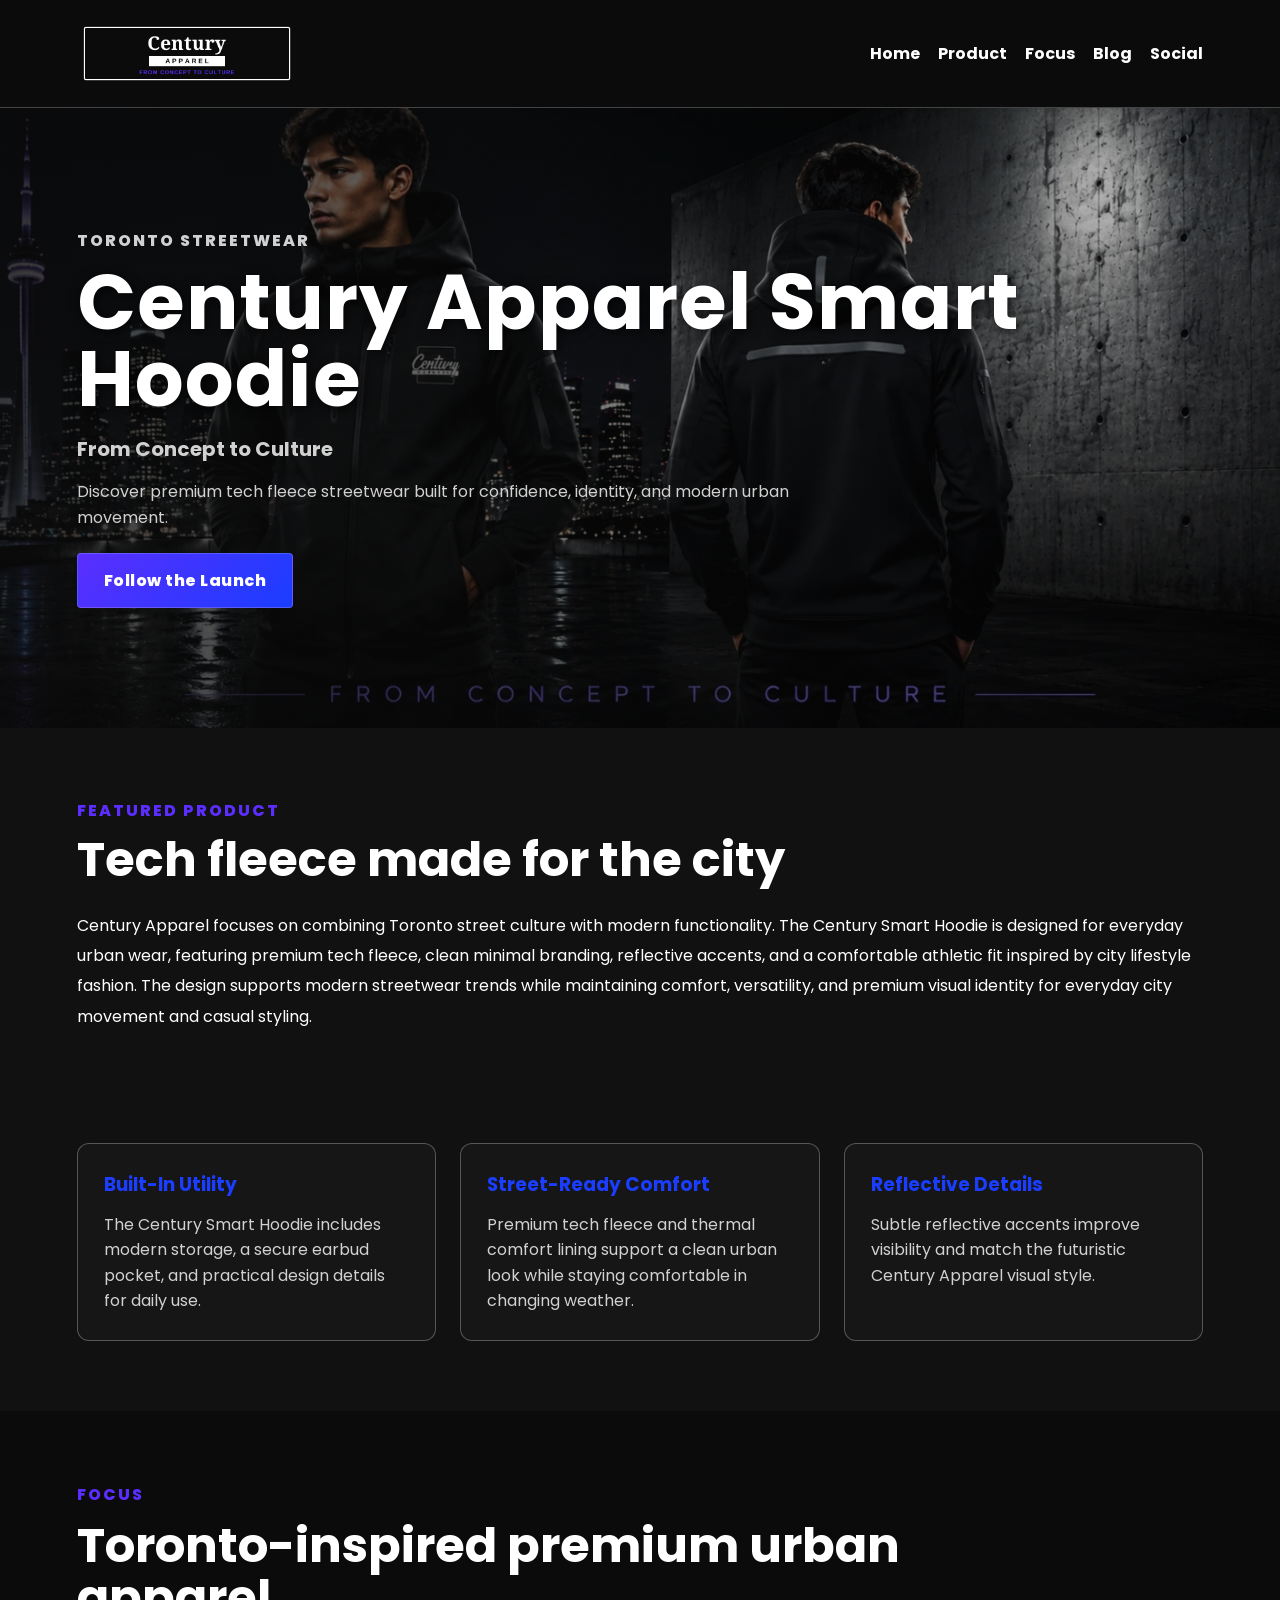
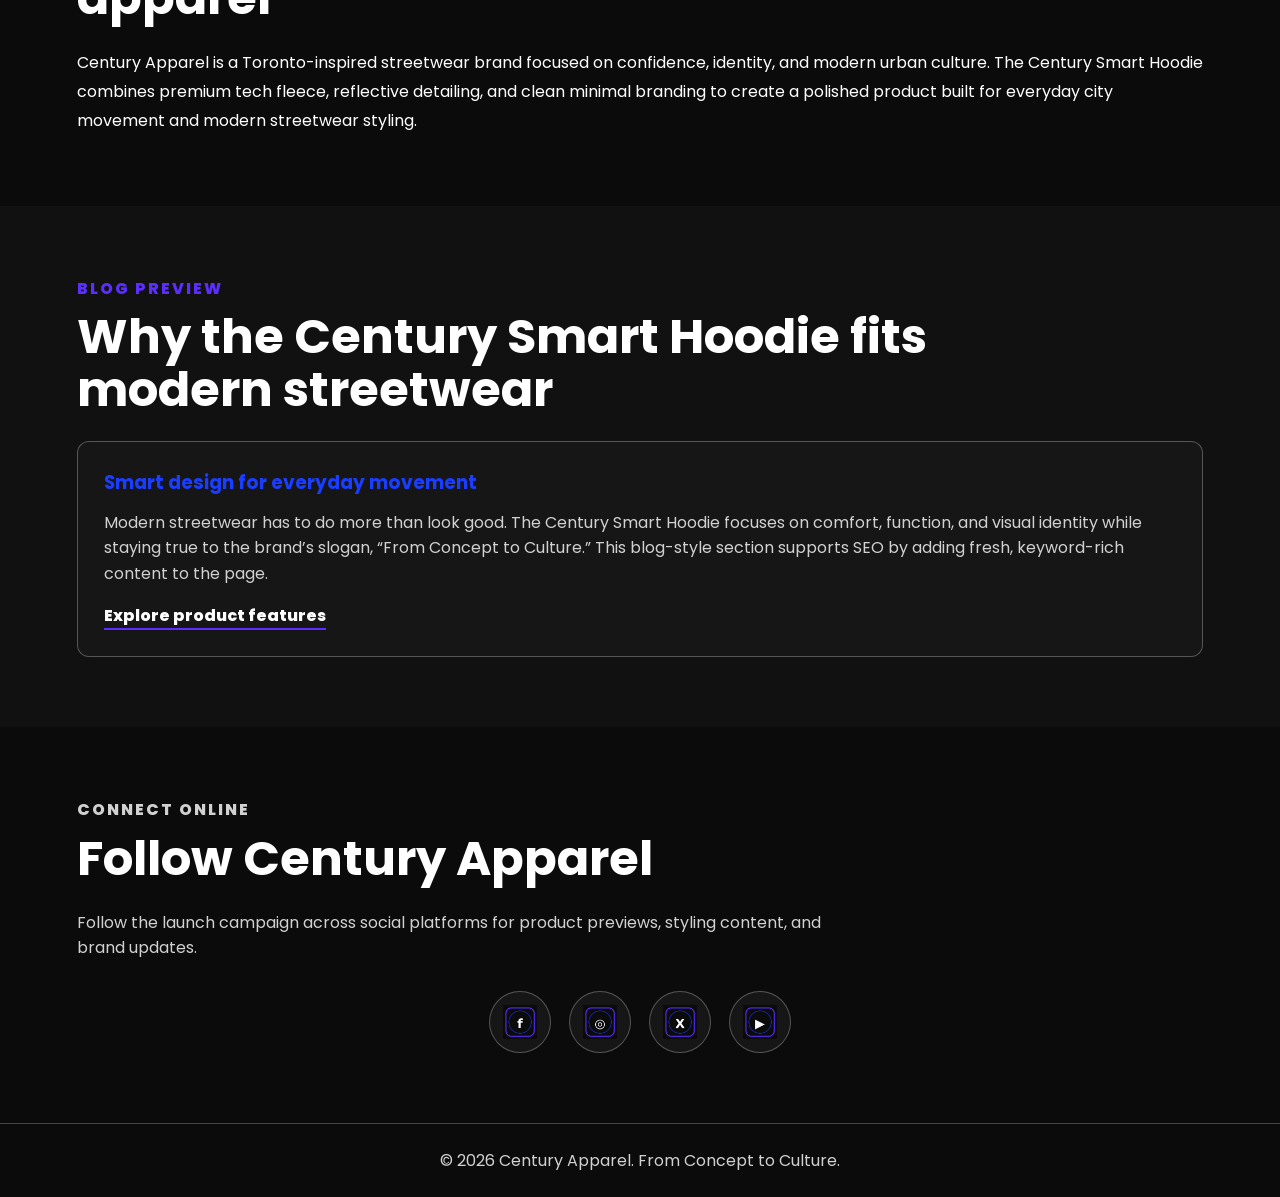
<file: index.html>
<!DOCTYPE html>
<html lang="en">
<head>

  <link href="[data-uri]" rel="icon" type="image/x-icon">
  <meta charset="UTF-8">
  <meta name="viewport" content="width=device-width, initial-scale=1.0">

  <title>Century Apparel | Toronto Smart Hoodie and Urban Streetwear</title>
 <meta name="description" content="Century Apparel creates Toronto-inspired urban streetwear featuring the Century Smart Hoodie with tech fleece, reflective details, and modern comfort.">
  <meta name="keywords" content="Century Apparel, Toronto streetwear, smart hoodie, tech fleece hoodie, urban apparel, premium streetwear, From Concept to Culture">
  <meta name="author" content="Century Apparel">
  <meta name="robots" content="index, follow">

  <meta property="og:title" content="Century Apparel | From Concept to Culture">
  <meta property="og:description" content="Discover the Century Smart Hoodie, a premium tech fleece streetwear piece inspired by Toronto culture.">
  <meta property="og:type" content="website">
  <meta property="og:image" content="images/century-smart-hoodie-hero.webp">

  <meta name="twitter:card" content="summary_large_image">
  <meta name="twitter:title" content="Century Apparel Smart Hoodie">
  <meta name="twitter:description" content="Tech fleece. Street ready. Future built. From Concept to Culture.">
  <meta name="twitter:image" content="images/century-smart-hoodie-hero.webp">

  <link rel="preconnect" href="https://fonts.googleapis.com">
  <link rel="preconnect" href="https://fonts.gstatic.com" crossorigin>
  <link href="https://fonts.googleapis.com/css2?family=Poppins:wght@400;600;700;800&display=swap" rel="stylesheet">
  <link rel="stylesheet" href="style.css">
</head>
<body>
  <a class="skip-link" href="#main-content">Skip to main content</a>

  <header class="site-header">
    <a href="#home" aria-label="Century Apparel home">
      <img class="logo" src="images/century-apparel-logo.png" alt="Century Apparel official logo">
    </a>

    <nav class="site-nav" aria-label="Main navigation">
  <ul>
    <li><a href="#home">Home</a></li>
    <li><a href="#product">Product</a></li>
    <li><a href="#focus">Focus</a></li>
    <li><a href="#blog">Blog</a></li>
    <li><a href="#social">Social</a></li>
  </ul>
</nav>
  </header>

  <main id="main-content">
    <section class="hero" id="home" aria-label="Century Apparel Smart Hoodie hero section">
      <div class="hero-content">
        <p class="eyebrow">Toronto Streetwear</p>
        <h1>Century Apparel Smart Hoodie</h1>
        <p class="tagline">From Concept to Culture</p>
        <p>
          Discover premium tech fleece streetwear built for confidence, identity,
          and modern urban movement.
        </p>
        <a class="button" href="#social">Follow the Launch</a>
      </div>
    </section>

    <section class="product" id="product" aria-labelledby="product-heading">
      <div class="section-wrap">
        <div class="section-heading">
          <p class="eyebrow">Featured Product</p>
          <h2 id="product-heading">Tech fleece made for the city</h2>
        </div>
<p>
Century Apparel focuses on combining Toronto street culture with modern functionality. 
The Century Smart Hoodie is designed for everyday urban wear, featuring premium tech fleece, 
clean minimal branding, reflective accents, and a comfortable athletic fit inspired by city lifestyle fashion. 
The design supports modern streetwear trends while maintaining comfort, versatility, and premium visual identity for everyday city movement and casual styling.
</p>
       <p>&nbsp;</p> 
        <div class="product-grid">
          <article class="card">
            <h3>Built-In Utility</h3>
            <p>The Century Smart Hoodie includes modern storage, a secure earbud pocket, and practical design details for daily use.</p>
          </article>

          <article class="card">
            <h3>Street-Ready Comfort</h3>
            <p>Premium tech fleece and thermal comfort lining support a clean urban look while staying comfortable in changing weather.</p>
          </article>

          <article class="card">
            <h3>Reflective Details</h3>
            <p>Subtle reflective accents improve visibility and match the futuristic Century Apparel visual style.</p>
          </article>
        </div>
      </div>
    </section>

    <section class="focus-copy" id="focus" aria-labelledby="focus-heading">
  <div class="section-wrap">
    <div class="section-heading">
      <p class="eyebrow">Focus</p>
      <h2 id="focus-heading">Toronto-inspired premium urban apparel</h2>
    </div>

    <p>
      Century Apparel is a Toronto-inspired streetwear brand focused on confidence,
      identity, and modern urban culture. The Century Smart Hoodie combines premium
      tech fleece, reflective detailing, and clean minimal branding to create a
      polished product built for everyday city movement and modern streetwear styling.
    </p>
  </div>
</section>

    <section class="blog" id="blog" aria-labelledby="blog-heading">
      <div class="section-wrap">
        <div class="section-heading">
          <p class="eyebrow">Blog Preview</p>
          <h2 id="blog-heading">Why the Century Smart Hoodie fits modern streetwear</h2>
        </div>
        <article class="blog-card">
          <h3>Smart design for everyday movement</h3>
          <p>
            Modern streetwear has to do more than look good. The Century Smart Hoodie focuses on comfort,
            function, and visual identity while staying true to the brand’s slogan, “From Concept to Culture.”
            This blog-style section supports SEO by adding fresh, keyword-rich content to the page.
          </p>
          <a class="text-link" href="#product">Explore product features</a>
        </article>
      </div>
    </section>

    <section class="social-section" id="social" aria-labelledby="social-heading">
      <div class="section-wrap">
        <div class="section-heading">
          <p class="eyebrow">Connect Online</p>
          <h2 id="social-heading">Follow Century Apparel</h2>
        </div>
        <p>
          Follow the launch campaign across social platforms for product previews, styling content,
          and brand updates.
        </p>

        <nav class="social-icons" aria-label="Century Apparel social media links">
  <a href="https://example.com/facebook" target="_blank" rel="noopener noreferrer" aria-label="Visit Century Apparel on Facebook">
    <img src="images/facebook-icon.png" alt="Facebook icon">
  </a>
  <a href="https://example.com/instagram" target="_blank" rel="noopener noreferrer" aria-label="Visit Century Apparel on Instagram">
    <img src="images/instagram-icon.png" alt="Instagram icon">
  </a>
  <a href="https://example.com/x" target="_blank" rel="noopener noreferrer" aria-label="Visit Century Apparel on X">
    <img src="images/x-icon.png" alt="X icon">
  </a>
  <a href="https://example.com/youtube" target="_blank" rel="noopener noreferrer" aria-label="Visit Century Apparel on YouTube">
    <img src="images/youtube-icon.png" alt="YouTube icon">
  </a>
</nav>
      </div>
    </section>
  </main>

  <footer>
    <p>&copy; 2026 Century Apparel. From Concept to Culture.</p>
  </footer>
</body>
</html>
</file>
<file: style.css>
:root {
  --jet-black: #0B0B0B;
  --pure-white: #FFFFFF;
  --light-grey: #D1D1D1;
  --stone-grey: #8A8A8A;
  --royal-purple: #5B2EFF;
  --royal-blue: #1A3DFF;
  --panel: #111111;
  --panel-soft: #161616;
}

* {
  box-sizing: border-box;
  margin: 0;
  padding: 0;
}

html {
  scroll-behavior: smooth;
}

body {
  font-family: "Poppins", Arial, Helvetica, sans-serif;
  color: var(--pure-white);
  background: var(--jet-black);
  line-height: 1.6;
}

.skip-link {
  position: absolute;
  left: -999px;
  top: 12px;
  padding: 12px 16px;
  color: var(--pure-white);
  background: var(--royal-purple);
  text-decoration: none;
  font-weight: 700;
  z-index: 1000;
}

.skip-link:focus {
  left: 12px;
}

.site-header {
  display: flex;
  align-items: center;
  justify-content: space-between;
  gap: 24px;
  padding: 20px 6%;
  border-bottom: 1px solid rgba(138, 138, 138, 0.45);
  background: var(--jet-black);
}

.logo {
  width: 220px;
  max-width: 100%;
  height: auto;
  display: block;
}

.site-nav ul {
  display: flex;
  flex-wrap: wrap;
  gap: 18px;
  align-items: center;
  justify-content: center;
  list-style: none;
}

.site-nav a {
  color: var(--pure-white);
  text-decoration: none;
  font-weight: 700;
  transition: color 0.25s ease;
}

.site-nav a:hover,
.site-nav a:focus {
  color: var(--royal-purple);
  outline: 2px solid var(--royal-purple);
  outline-offset: 4px;
}

.hero {
  min-height: 620px;
  padding: 90px 6%;
  background-image:
    linear-gradient(90deg, rgba(11, 11, 11, 0.82), rgba(11, 11, 11, 0.22)),
    url("images/century-smart-hoodie-hero.webp");
  background-size: cover;
  background-position: center;
  display: grid;
  align-items: center;
}

.hero-content,
.section-wrap {
  max-width: 1180px;
  margin: 0 auto;
}

.hero-content {
  width: 100%;
}

.eyebrow {
  color: var(--royal-purple);
  font-weight: 800;
  letter-spacing: 2px;
  text-transform: uppercase;
  margin-bottom: 10px;
}

h1 {
  font-size: clamp(2.4rem, 6vw, 5rem);
  line-height: 1;
  margin-bottom: 16px;
  letter-spacing: 1px;
  text-shadow: 2px 2px 12px rgba(0, 0, 0, 0.72);
}

.tagline {
  color: var(--light-grey);
  font-size: 1.25rem;
  font-weight: 700;
  margin-bottom: 14px;
}

.hero p,
.seo-copy p,
.social-section p {
  max-width: 760px;
  color: var(--light-grey);
}

.button {
  display: inline-block;
  margin-top: 22px;
  padding: 14px 26px;
  color: var(--pure-white);
  background: linear-gradient(135deg, var(--royal-purple), var(--royal-blue));
  text-decoration: none;
  font-weight: 800;
  border-radius: 4px;
  border: 1px solid rgba(255, 255, 255, 0.18);
  letter-spacing: 0.5px;
  transition: transform 0.25s ease, box-shadow 0.25s ease, filter 0.25s ease;
}

.button:hover,
.button:focus {
  transform: translateY(-3px) scale(1.03);
  box-shadow: 0 12px 34px rgba(91, 46, 255, 0.45);
  filter: brightness(1.12);
  outline: none;
}

main section {
  padding: 70px 6%;
}

.product,
.blog {
  background: var(--panel);
}

.seo-copy,
.social-section {
  background: var(--jet-black);
}

.section-heading {
  max-width: 900px;
  margin-bottom: 24px;
}

h2 {
  font-size: clamp(1.8rem, 4vw, 3rem);
  line-height: 1.1;
  margin-bottom: 12px;
}

h3 {
  color: var(--royal-blue);
  margin-bottom: 12px;
}

.product-grid {
  display: grid;
  grid-template-columns: repeat(3, minmax(0, 1fr));
  gap: 24px;
}

.card,
.blog-card {
  padding: 26px;
  background: var(--panel-soft);
  border: 1px solid rgba(138, 138, 138, 0.55);
  border-radius: 12px;
  transition: transform 0.25s ease, border-color 0.25s ease, box-shadow 0.25s ease;
}

.card:hover,
.card:focus-within,
.blog-card:hover,
.blog-card:focus-within {
  transform: translateY(-4px);
  border-color: var(--royal-purple);
  box-shadow: 0 14px 34px rgba(91, 46, 255, 0.25);
}

.card p,
.blog-card p {
  color: var(--light-grey);
}

.text-link {
  display: inline-block;
  margin-top: 16px;
  color: var(--pure-white);
  font-weight: 800;
  text-decoration: none;
  border-bottom: 2px solid var(--royal-purple);
}

.text-link:hover,
.text-link:focus {
  color: var(--royal-purple);
  outline: 2px solid var(--royal-purple);
  outline-offset: 4px;
}

.social-icons {
  display: flex;
  justify-content: center;
  flex-wrap: wrap;
  gap: 18px;
  margin: 30px 0 0;
}

.social-icons a {
  display: inline-flex;
  align-items: center;
  justify-content: center;
  width: 62px;
  height: 62px;
  border: 1px solid rgba(138, 138, 138, 0.55);
  border-radius: 50%;
  background: var(--panel-soft);
  transition: transform 0.25s ease, border-color 0.25s ease, box-shadow 0.25s ease;
}

.social-icons img {
  width: 34px;
  height: 34px;
  object-fit: contain;
  transition: transform 0.25s ease;
}

.social-icons a:hover,
.social-icons a:focus {
  transform: translateY(-4px) scale(1.08);
  border-color: var(--royal-purple);
  box-shadow: 0 14px 34px rgba(91, 46, 255, 0.35);
  outline: none;
}

.social-icons a:hover img,
.social-icons a:focus img {
  transform: scale(1.15);
}

footer {
  padding: 24px 6%;
  text-align: center;
  color: var(--light-grey);
  border-top: 1px solid rgba(138, 138, 138, 0.45);
  background: var(--jet-black);
}

@media (max-width: 900px) {
  .site-header {
    flex-direction: column;
    text-align: center;
  }

  .site-nav ul {
    gap: 10px;
  }

  .site-nav a {
    display: inline-block;
    padding: 6px;
  }

  .logo {
    width: 190px;
  }

  .hero {
    min-height: 520px;
    padding: 72px 6%;
    background-position: center;
  }

  .product-grid {
    grid-template-columns: 1fr;
  }
}

@media (max-width: 600px) {
  main section {
    padding: 52px 5%;
  }

  .hero {
    min-height: 470px;
    padding: 58px 5%;
  }

  .button {
    width: 100%;
    text-align: center;
  }

  .social-icons a {
    width: 56px;
    height: 56px;
  }
}
.product .section-wrap > p {
    margin-bottom: 2.5rem;
    line-height: 1.9;
    max-width: 1200px;
}

.focus-copy p {
    line-height: 1.8;
}
</file>
